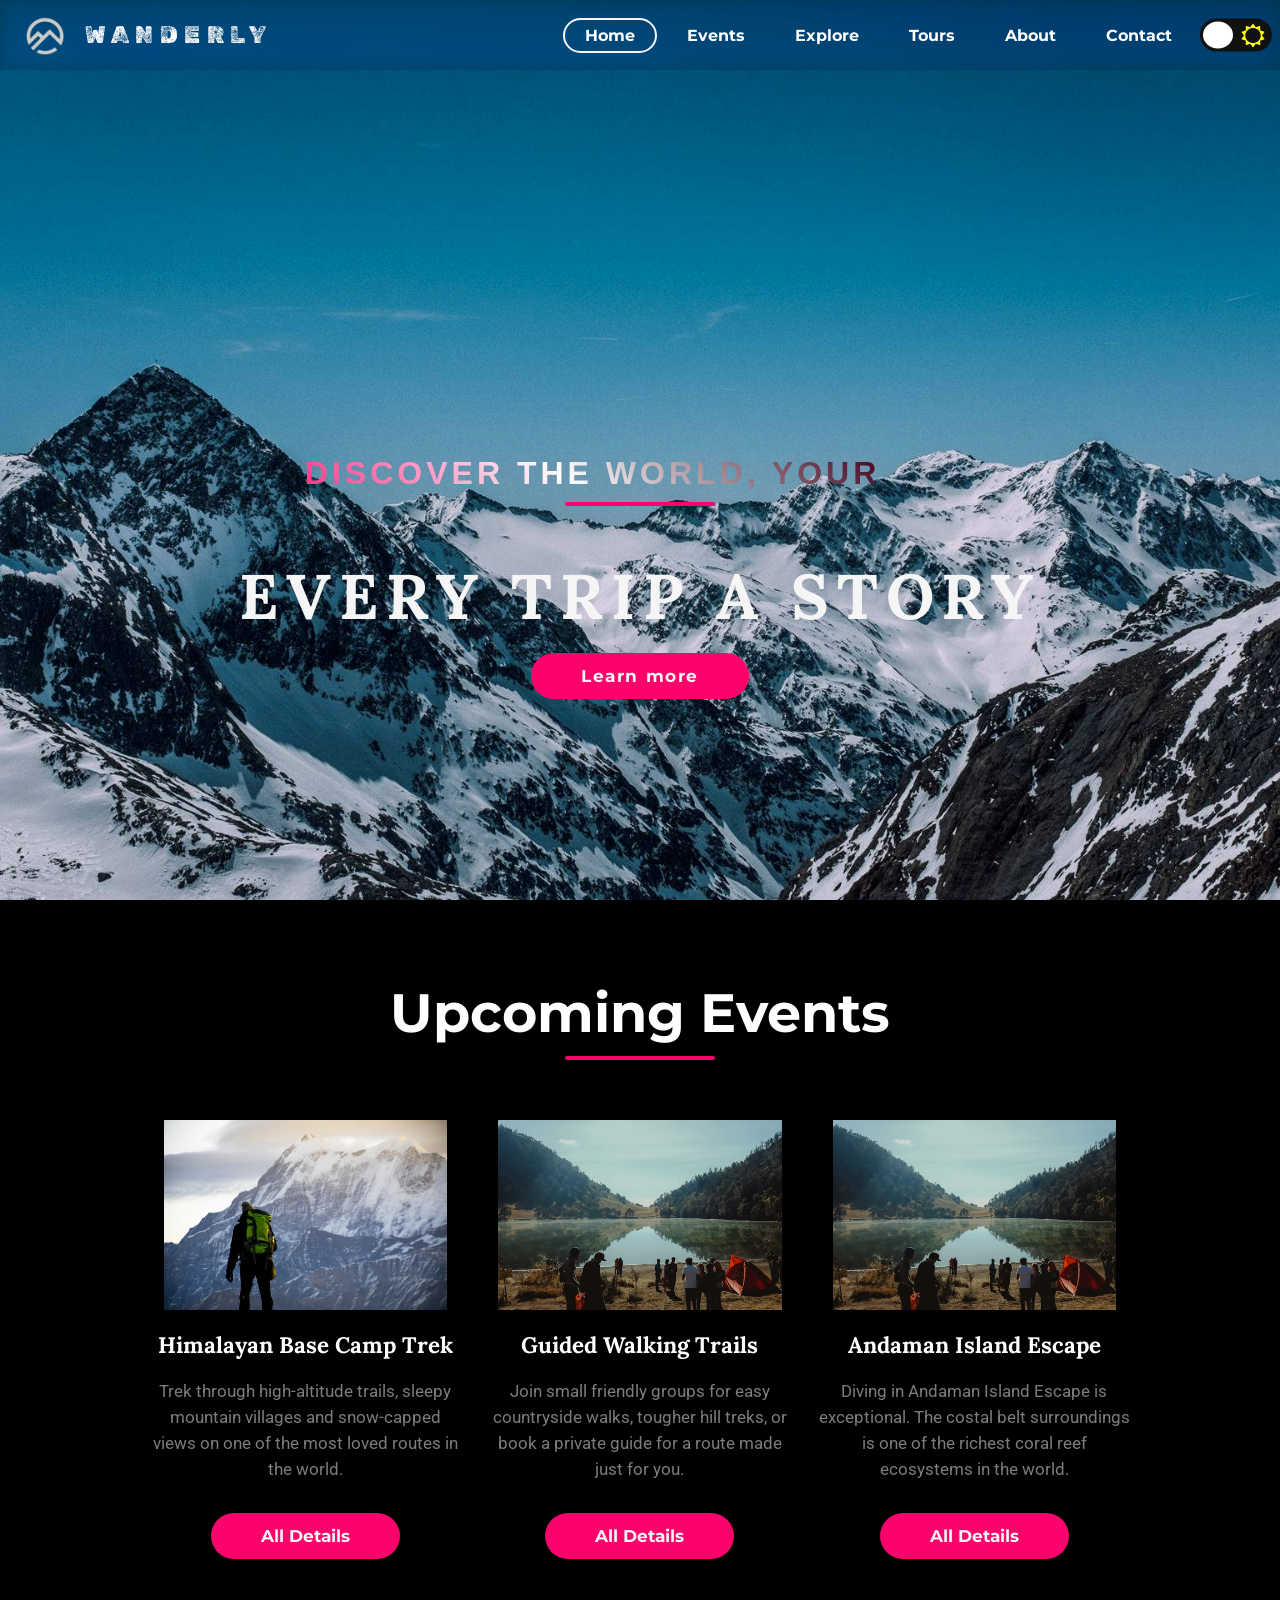
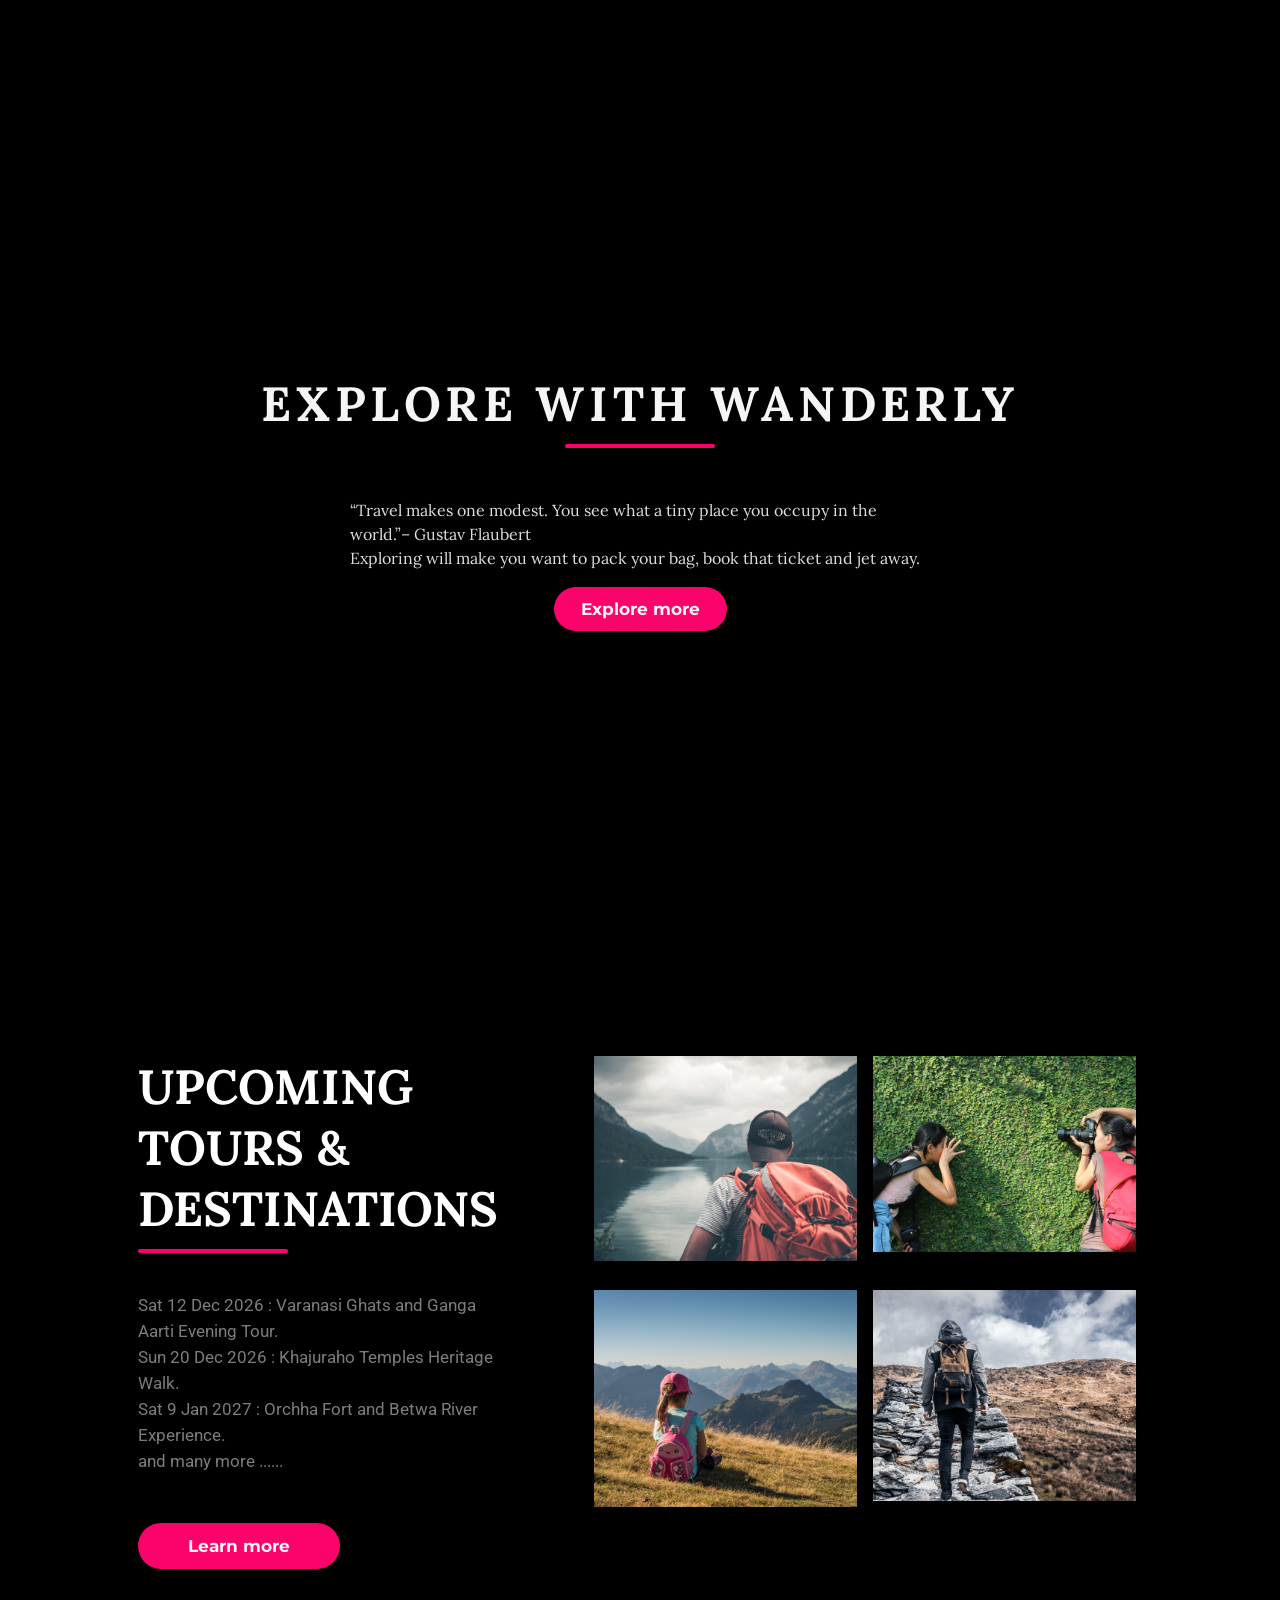
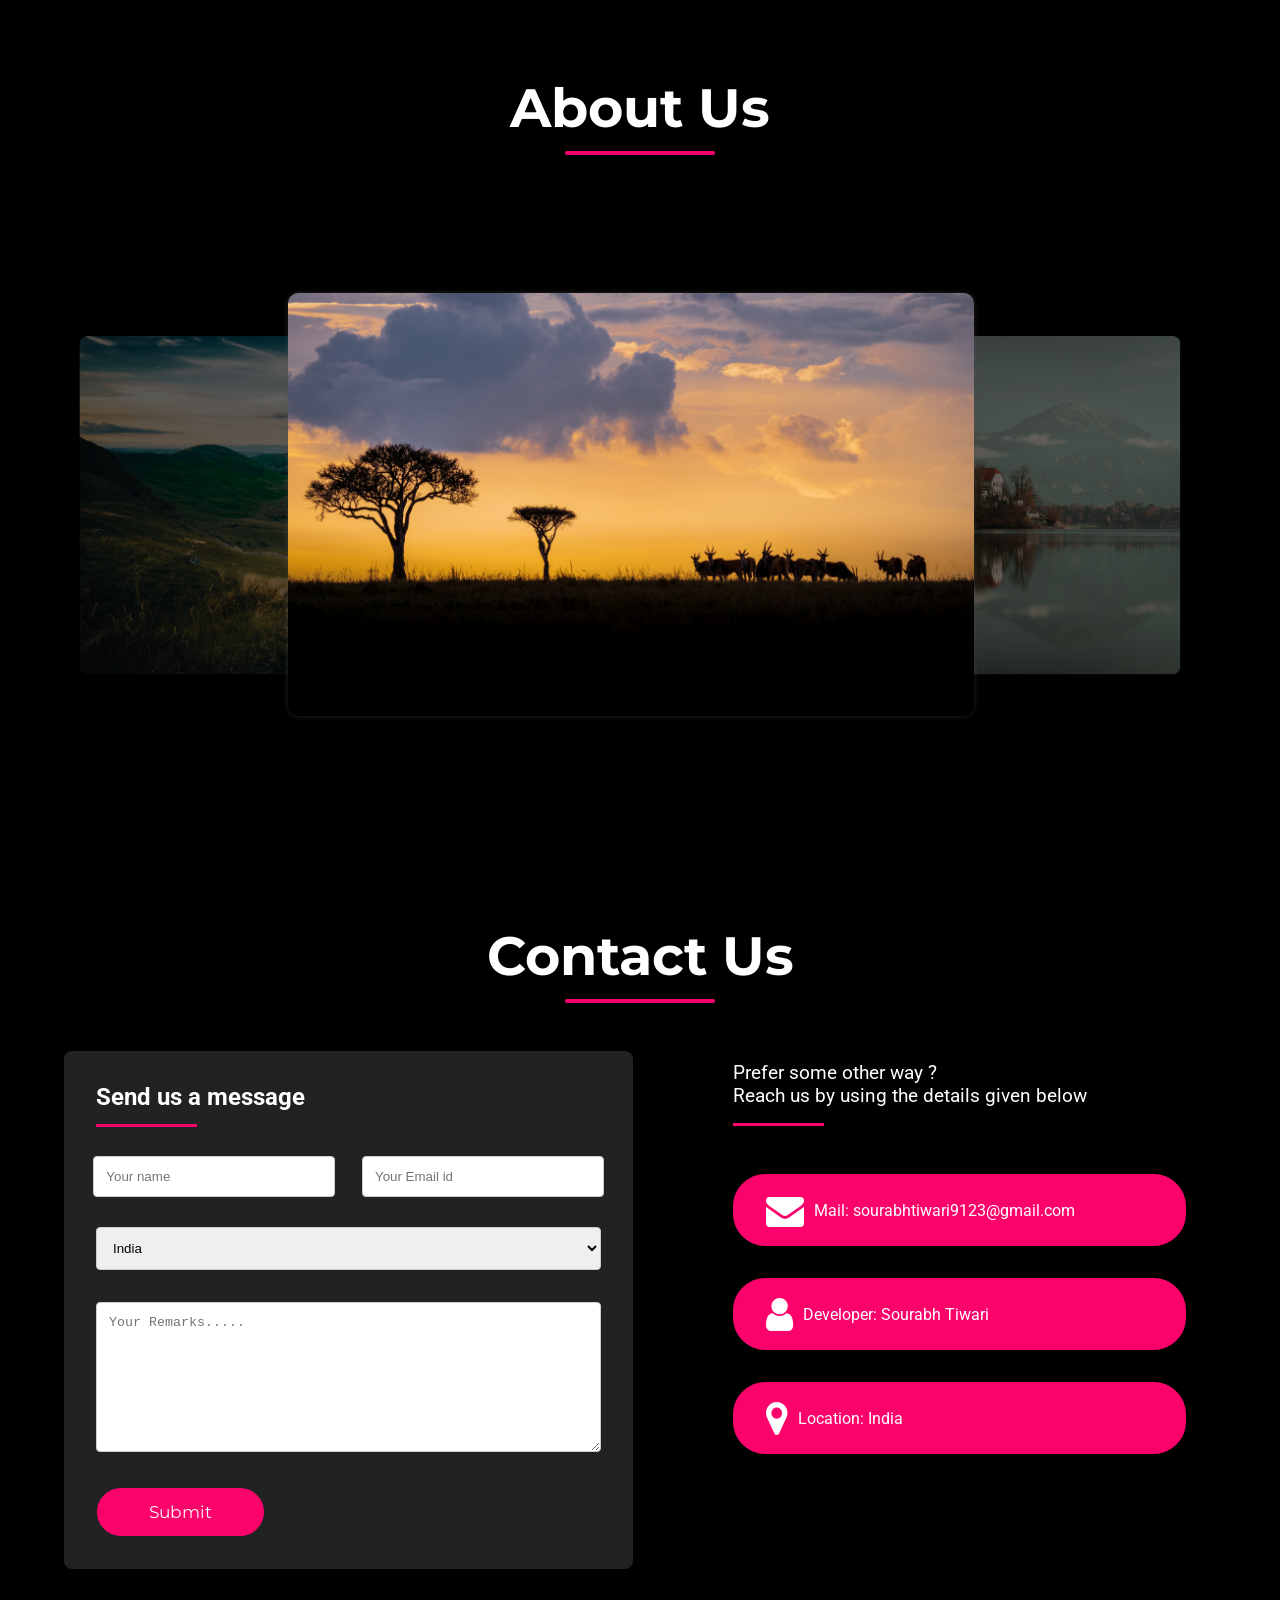
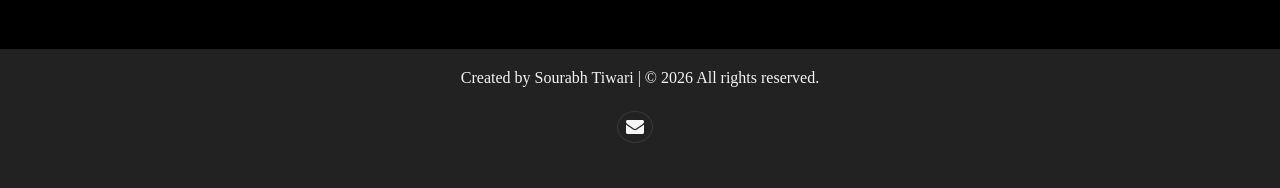
<file: wanderly-tourism-website/index.html>
<!DOCTYPE html>
<html lang="en">
    <head>
        <meta charset="UTF-8" />
        <meta http-equiv="X-UA-Compatible" content="IE=edge" />
        <meta name="viewport" content="width=device-width, initial-scale=1.0" />
        <title>Wanderly | Travel &amp; Tour Planner</title>
        <meta name="description" content="Wanderly - curated treks, beach getaways and guided tours. A tourism website built with HTML, CSS and JavaScript by Sourabh Tiwari." />
        <meta name="author" content="Sourabh Tiwari" />
        <link
            rel="stylesheet"
            href="https://cdnjs.cloudflare.com/ajax/libs/font-awesome/4.7.0/css/font-awesome.min.css"
        />
        <link rel="stylesheet" href="css/style.css" />
        <link rel="stylesheet" href="css/responsive.css" />
        <link
            rel="apple-touch-icon"
            sizes="180x180"
            href="img/apple-touch-icon.png"
        />
        <link
            rel="icon"
            type="image/png"
            sizes="32x32"
            href="img/favicon-32x32.png"
        />
        <link
            rel="icon"
            type="image/png"
            sizes="16x16"
            href="img/favicon-16x16.png"
        />
        <link rel="manifest" href="img/site.webmanifest" />
    </head>
    <body
        onload='if (window.location.href.substr(window.location.href.length - 6) == "#about") { introAboutLogoTransition(); }'
    >
        <!--navbar-->
        <nav class="navbar glass" style="height: 70px">
            <span
                ><a href="#home" style="display: flex; align-items: center"
                    ><img
                        class="img2"
                        src="./img/mountain.png"
                        width="40"
                        style="margin: -25px -10px -25px -20px"
                    />
                    <h1 class="logo">&nbsp;WANDERLY</h1></a
                ></span
            >
            <ul class="nav-links">
                <li>
                    <a href="#home" id="pri" class="active cir_border">Home</a>
                </li>
                <li><a href="#events" id="sec" class="cir_border">Events</a></li>
                <li>
                    <a href="#explore" id="tri" class="cir_border">Explore</a>
                </li>
                <li>
                    <a href="#tours" id="quad" class="cir_border">Tours</a>
                </li>
                <li><a href="#about" id="quint" class="cir_border">About</a></li>
                <li>
                    <a href="#contact" id="hept" class="cir_border">Contact</a>
                </li>
                <li>
                    <div>
                        <input
                            type="checkbox"
                            class="checkbox dark"
                            id="checkbox"
                        />
                        <label for="checkbox" class="label">
                            <i class="fa fa-moon-o"></i>
                            <i class="fa fa-sun-o"></i>
                            <div class="ball"></div>
                        </label>
                    </div>
                </li>
            </ul>
            <img src="./img/menu-btn.png" alt="" class="menu-btn" />
        </nav>
        <!--navbar-->

        <header id="home">
            <div class="header-content">
                <h2 id="quote">Discover the World, Your Way</h2>
                <div class="line"></div>
                <h1>EVERY TRIP A STORY</h1>
                <a
                    href="#about"
                    class="ctn"
                    onclick='removeall(); $("#quad").css("border", "2px solid whitesmoke"); $("#quad").css("border-radius", "20px");'
                    >Learn more</a
                >
            </div>
        </header>

        <!--Events-->
        <section class="events" id="events">
            <div class="container">
                <div class="title">
                    <h1 class="dark">Upcoming Events</h1>
                    <div class="line"></div>
                </div>
                <div class="row">
                    <article class="card col">
                        <img class="card-img" src="./img/img1.jfif" />
                        <h4 class="dark">Himalayan Base Camp Trek</h4>
                        <p class="font-color">
                            Trek through high-altitude trails, sleepy mountain
                            villages and snow-capped views on one of the most
                            loved routes in the world.
                        </p>
                        <a href="#" class="ctn">All Details</a>
                    </article>
                    <article class="card col">
                        <img src="./img/img2.jfif" />
                        <h4 class="dark">Guided Walking Trails</h4>
                        <p class="font-color">
                            Join small friendly groups for easy countryside walks,
                            tougher hill treks, or book a private guide for a
                            route made just for you.
                        </p>
                        <a href="#" class="ctn">All Details</a>
                    </article>
                    <article class="card col">
                        <img src="./img/img2.jfif" />
                        <h4 class="dark">Andaman Island Escape</h4>
                        <p class="font-color">
                            Diving in Andaman Island Escape is exceptional. The costal
                            belt surroundings is one of the richest coral reef
                            ecosystems in the world.
                        </p>
                        <a href="#" class="ctn">All Details</a>
                    </article>
                </div>
            </div>
        </section>
        <!--Events-->

        <!--Explore-->
        <section class="explore" id="explore">
            <div class="explore-content">
                <h1>EXPLORE WITH WANDERLY</h1>
                <div class="line"></div>
                <p>
                    “Travel makes one modest. You see what a tiny place you
                    occupy in the world.”– Gustav Flaubert <br />Exploring will
                    make you want to pack your bag, book that ticket and jet
                    away.
                </p>
                <a href="#" class="ctn">Explore more</a>
            </div>
        </section>
        <!--Explore-->

        <!--tours-->
        <section class="tours" id="tours">
            <div class="container row">
                <div class="col content-col">
                    <h1 class="font-color">UPCOMING TOURS &amp; DESTINATIONS</h1>
                    <div class="line"></div>
                    <p>
                        Sat 12 Dec 2026 : Varanasi Ghats and Ganga Aarti Evening Tour.
                        <br />
                        Sun 20 Dec 2026 : Khajuraho Temples Heritage Walk.<br />
                        Sat 9 Jan 2027 : Orchha Fort and Betwa River Experience.
                        <br />
                        and many more ......
                    </p>
                    <a href="#" class="ctn">Learn more</a>
                </div>
                <div class="image-col">
                    <div class="image-gallery">
                        <img src="./img/img3.png" alt="" />
                        <img src="./img/img4.png" alt="" />
                        <img src="./img/img5.png" alt="" />
                        <img src="./img/img6.png" alt="" />
                    </div>
                </div>
            </div>
            <br /><br /><br /><br />
        </section>
        <!--tours-->

        <!-- About -->
        <section id="about">
            <div class="title">
                <h1 class="font-color">About Us</h1>
                <div class="line"></div>
            </div>
            <br />
            <div id="about_us">
                <div class="boxx">
                    <div class="containerx">
                        <input type="radio" name="slider" id="item-1" checked />
                        <input type="radio" name="slider" id="item-2" />
                        <input type="radio" name="slider" id="item-3" />
                        <div class="cards">
                            <label class="cardt" for="item-1" id="col-img-1">
                                <img src="./img/carousel-img4.jpg" />
                            </label>
                            <label class="cardt" for="item-2" id="col-img-2">
                                <img src="./img/carousel-img5.jpg" />
                            </label>
                            <label class="cardt" for="item-3" id="col-img-3">
                                <img src="./img/carousel-img6.jpg" />
                            </label>
                            
                        </div>
                    </div>
                    <span id="about-quad"
                        ><a href="#home"
                            ><center>
                                <h1
                                    style="
                                        font-family: var(--ff-montserrat);
                                        color: white;
                                    "
                                >
                                    Find that
                                </h1>
                                <br />
                                <img
                                    class="img2"
                                    src="./img/mountain_dark.jpg"
                                    width="200"
                                    style="border-radius: 12%"
                                />
                                <br />
                                <h1 class="logo" style="font-size: 50px">
                                    WANDERLY
                                </h1>
                            </center>
                        </a>
                    </span>
                </div>
            </div>
        </section>
        <!-- About -->

        

        <!-- contact -->
        <section id="contact">
            <div class="title">
                <h1 class="font-color">Contact Us</h1>
                <div class="line"></div>
            </div>
            <div class="contact_us">
                <form class="cform" action="mailto:sourabhtiwari9123@gmail.com" method="post" enctype="text/plain">
                    <div class="crow-message">
                        <h1 class="color">Send us a message</h1>
                        <div></div>
                    </div>
                    <div class="crow-in">
                        <input
                            type="text"
                            id="name"
                            name="name"
                            placeholder="Your name"
                        />
                        <input
                            type="text"
                            id="email"
                            name="email"
                            placeholder="Your Email id"
                        />
                    </div>
                    <div class="crow">
                        <div class="ccol-left">
                            <select name="country" id="country">
                                <option value="India">India</option>
                                <option value="Russia">Russia</option>
                                <option value="usa">USA</option>
                                <option value="Japan">Japan</option>
                                <option value="France">France</option>
                                <option value="Brazil">Brazil</option>
                            </select>
                        </div>
                    </div>
                    <div class="crow">
                        <div class="ccol-left">
                            <textarea
                                type="text"
                                id="remarks"
                                name="remarks"
                                placeholder="Your Remarks....."
                                style="height: 150px"
                            ></textarea>
                        </div>
                    </div>
                    <input class="crow-s" type="submit" value="Submit" />
                </form>
                <div class="cbox">
                    <div>
                        <p class="cbox-message">
                            Prefer some other way ?<br />Reach us by using the
                            details given below
                        </p>
                        <div class="cbox-line"></div>
                    </div>
                    <div class="c_boxx">
                        <a href="mailto:sourabhtiwari9123@gmail.com"
                            ><i class="fa fa-envelope"></i>
                            Mail: sourabhtiwari9123@gmail.com
                        </a>
                    </div>
                    <div class="c_boxx">
                        <a href="#"
                            ><i class="fa fa-user"></i>
                            Developer: Sourabh Tiwari
                        </a>
                    </div>
                    <div class="c_boxx">
                        <a href="#"
                            ><i class="fa fa-map-marker"></i>
                            Location: India
                        </a>
                    </div>
                </div>
            </div>
        </section>
        <!-- contact  -->
        <!-- up scroll -->
        <i class="arrow"  onclick="topFunction()" id="upbtn"></i>
        <!-- end -->
        <!--footer-->
        <section class="footer">
            <span
                >Created by Sourabh Tiwari | &#169; 2026 All rights
                reserved.</span
            >
            <div class="social">
                <li>
                    <a
                        href="mailto:sourabhtiwari9123@gmail.com"
                        aria-label="Email Sourabh Tiwari"
                        ><i class="fa fa-envelope"></i
                    ></a>
                </li>
            </div>
        </section>
        <!--footer-->

        <script>
            const menuBtn = document.querySelector(".menu-btn");
            const navlinks = document.querySelector(".nav-links");

            menuBtn.addEventListener("click", () => {
                navlinks.classList.toggle("mobile-menu");
            });
        </script>
        <script src="https://code.jquery.com/jquery-3.6.0.js"></script>
        <script src="js/script.js"></script>
    </body>
</html>
</file>
<file: wanderly-tourism-website/css/style.css>
/* Google fonts */

@import url("https://fonts.googleapis.com/css2?family=Lora:wght@400;700&family=Montserrat:wght@400;800&family=Parisienne&family=Roboto&family=Teko:wght@300&display=swap");
@import url("https://fonts.googleapis.com/css2?family=Rubik+Dirt&display=swap");


/* Root element (aka html) */
:root {
  box-sizing: border-box;
  scroll-behavior: smooth;

  /* CSS Variables */
  /* Fonts */
  --ff-parisienne: "Parisienne", cursive;
  --ff-montserrat: "Montserrat", sans-serif;
  --ff-lora: "Lora", serif;
  --ff-roboto: "Roboto", sans-serif;
  --ff-rubik-dirt: "Rubik Dirt", cursive;
  --fs-paragraphs: calc(0.8rem + 0.35vw);
  --fs-links-btns: calc(0.65rem + 0.5vw);
}

/* Global */
*,
*::before,
*::after {
  margin: 0;
  padding: 0;
  box-sizing: inherit;
}

img {
  max-width: 100%;
  display: block;
}


a {
  text-decoration: none;
}

ul {
  list-style: none;
}

span {
  color: #7c7c7c;
  padding: 0px 40px;
}

/* .active {
  color: #fc036b;
  border-radius: 20px;
  background: whitesmoke;
  font-weight: bold;
} */

body,
html {
  overflow-x: hidden;
  box-sizing: border-box;
}

.container {
  width: 98%;
  max-width: 91rem;
  margin: 0 auto;
}

/*scrollbar*/

::-webkit-scrollbar {
  width: 10px;
}

::-webkit-scrollbar-thumb {
  background: gray;
  border-radius: 10px;
}

/* Navbar */

.navbar {
  position: fixed;
  top: 0;
  left: 0;
  background: rgba(0, 0, 0, 0.2);
  backdrop-filter: saturate(180%) blur(10px);
  display: flex;
  width: 100%;
  justify-content: space-between;
  align-items: center;
  padding: 12px 5px;
  z-index: 10;
  color: whitesmoke;
}

.logo {
  font-family: var(--ff-rubik-dirt);
  font-size: 1.5rem;
  text-transform: uppercase;
  letter-spacing: 0.4rem;
  padding: 0 1.2rem;
  font-weight: 300;
  color: rgb(254, 252, 252); 
  
  
}



.nav-links {
  display: flex;
  align-items: center;
}

.nav-links li {
  font-family: var(--ff-montserrat);
  margin: 0px 15px;
}

.nav-links li a {
  color: white;
  cursor: pointer;
}

.cir_border {
  padding: 6px 20px;
  font-weight: bold;
  border: 2px hidden whitesmoke;
  border-radius: 20px;
  margin: 0px -10px;
}

header {
  width: 100vw;
  height: 100vh;
  background-image: url("../img/bg.png");
  background-position: bottom;
  background-attachment: fixed;
  background-size: cover;
  display: flex;
  align-items: end;
  justify-content: center;
}

.header-content {
  font-family: var(--ff-lora);
  letter-spacing: 0.5rem;
  color: whitesmoke;
  text-align: center;
  z-index: 1;
  padding: 4rem;
  margin-bottom: 150px;
}

.header-content a {
  letter-spacing: 0.1rem;
}

.header-content h2 {
  font-size: 4vmin;
}

.line {
  width: 150px;
  height: 4px;
  background: #fc036b;
  margin: 10px auto;
  border-radius: 5px;
}

.header-content h1 {
  font-size: 7vmin;
  margin-top: 50px;
  margin-bottom: 30px;
}

.ctn {
  font-family: var(--ff-montserrat);
  font-size: var(--fs-links-btns);
  font-weight: 700;
  padding: 13px 50px;
  background: #fc036b;
  border-radius: 30px;
  color: whitesmoke;
}

.menu-btn {
  position: absolute;
  top: 30px;
  right: 30px;
  width: 40px;
  cursor: pointer;
  display: none;
}

/* Events */
section {
  width: 80%;
  margin: 80px auto;
}

.title {
  text-align: center;
  font-family: var(--ff-montserrat);
  font-size: 4vmin;
}

.row {
  display: flex;
  width: 100%;
  justify-content: space-between;
  align-items: center;
}

.card {
  cursor: pointer;
  height :400px
}

.row .col {
  display: flex;
  flex-direction: column;
  align-items: center;
  margin: 10px;
  height: 450px;
}

.row .col img {
  width: 90%;
}

.events .row {
  margin-top: 50px;
}

.col > h4 {
  font-size: calc(1rem + 0.5vw);
  margin: 20px auto;
  font-family: var(--ff-lora);
}

.col p {
  color: #7c7c7c;
  padding: 0px 40px;
  font-size: var(--fs-paragraphs);
  font-family: var(--ff-roboto);
}

.col > p {
  color: #7c7c7c;
  padding: 0;
  line-height: 1.5;
  text-align: center;
  max-width: 35ch;
}

.events .ctn {
  margin-top: 30px;
}

/* explore */
.explore {
  width: 100%;
  height: 100vh;
  background-image: url(../img/bg2.png);
  background-attachment: fixed;
  background-position: center;
  background-size: cover;
  background-repeat: no-repeat;
  display: flex;
  align-items: center;
}

.explore-content {
  font-family: var(--ff-lora);
  color: whitesmoke;
  display: flex;
  align-items: center;
  flex-direction: column;
  margin-left: 8rem;
  position: relative;
  z-index: 1;
  padding: 2rem 17px;
  margin: auto;
}

.explore-content::after {
  content: "";
  position: absolute;
  inset: 0;
  z-index: -1;
  display: block;
  background: rgba(0, 0, 0, 0.2);
  backdrop-filter: blur(2.5px);
  border-radius: 0.5rem;
}

.explore-content h1 {
  /* width: 100%; */
  font-size: calc(2.2rem + 1vw);
  letter-spacing: 0.3rem;
  margin: auto;
}

.explore-content .line {
  margin-bottom: 50px;
}

.explore-content p {
  color: rgb(221, 221, 221);
  max-width: 65ch;
  line-height: 1.5;
  text-align: left;
  padding: 0px 35px;
}

.explore-content .ctn {
  margin: 17px auto;
  padding: 12px 27px;
}

/* tours */
.image-gallery {
  display: grid;
  gap: 1.8rem 1rem;
  grid-template-columns: repeat(2, 1fr);
  justify-content: center;
  padding: 1rem;
}

.tours .row {
  gap: 4rem;
}

.content-col {
  position: relative;
}

.content-col h1 {
  font-size: calc(2.2rem + 1vw);
  font-family: var(--ff-lora);
  max-width: 15.5ch;
}

.content-col .line {
  margin-left: 0;
}

.content-col p {
  padding: 0;
  margin: 30px 0;
  width: 100%;
  text-align: left;
  max-width: 40ch;
}

.content-col .ctn {
  position: absolute;
  left: 0;
  bottom: -14%;
}

/* about */
#about {
  width: 100%;
}

#about_us {
  background: url("../img/carousel-img2.jpg");
  width: 100%;
  height: 630px;
  background-repeat: no-repeat;
  background-size: cover;
  background-attachment: fixed;
  margin: 30px 0px 0px 0px;
}

#about_us div {
  padding: 10px;
  display: grid;
  align-items: center; 
  grid-template-columns: 2fr 1fr 1fr;
  column-gap: 5px;
  position: relative;
}


#about_us div span {
  margin: 0;
  position: absolute;
  top: 60%;
  opacity: 0;
  left: 80%;
  -ms-transform: translate(-50%, -50%);
  transform: translate(-50%, -50%);
  transition: 1s;
}

#about_us p {
  width: 43em;
  color: white;
  text-align: justify;
  padding-top: 14em;
  font-family: "Work Sans", sans-serif;
  margin-left: 6em;
}

#about_us p::first-letter {
  padding-left: 47px;
  font-size: 55px;
  color: #fc036b;
}

/* contact */
#contact {
  width: 90%;
}

.contact_us {
  margin-top: 3rem;
  display: flex;
  font-family: var(--ff-roboto);
}

form {
  width: 50%;
}

.cbox {
  width: 45%;
  margin-left: 70px;
  padding: 10px 30px;
}

.cbox-message {
  font-size: 1.2em;
  margin: 0;
}

.cbox-line {
  width: 20%;
  height: 0.2em;
  background-color: #fb036b;
  margin-bottom: 3em;
  margin-top: 1em;
}

.c_boxx a p {
  color: white;
  font-size: 1em;
  font-weight: 100;
  padding: 1rem;
  padding: 0px 40px;
}

.c_boxx a {
  padding: 1em;
  margin-bottom: 2em;
  padding-left: 2em;
  border: 0.1em solid #fc036b;
  background-color: #fc036b;
  color: white;
  display: flex;
  border-radius: 2em;
  align-items: center;
  border: #fc036b 0.1em solid;
  font-size: 1em;
}

.c_boxx a:hover {
  background-color: white;
  color: #fc036b;
  transition: all 0.5s ease;
}

.c_boxx i {
  font-size: 38px;
  margin-right: 10px;
  /* margin-left: 0.5em; */
}

input[type="text"],
select,
textarea {
  width: 100%;
  padding: 12px;
  border: 1px solid #ccc;
  border-radius: 4px;
  resize: vertical;
}

label {
  padding: 0px 0px 7px 6px;
  display: inline-block;
}

input[type="submit"] {
  background-color: #fc036b;
  color: whitesmoke;
  padding: 12px 50px;
  border: 2px solid #fc036b;
  border-radius: 100vmax;
  cursor: pointer;
  font-family: var(--ff-montserrat);
  font-size: var(--fs-links-btns);
}

input[type="submit"]:hover {
  background-color: whitesmoke;
  color: #fc036b;
}

.cform {
  background-color: #222;
  padding: 1em;
  border-radius: 0.5rem;
}

.ccol {
  float: left;
  width: 25%;
  margin-top: 6px;
}

.crow-in {
  width: 100%;
  display: flex;
  justify-content: space-between;
}

.crow-message {
  margin: 1rem;
}

.crow-message div {
  width: 20%;
  display: block;
  height: 1em;
  border-bottom: 3px solid #fc036b;
}

.ccol-left {
  margin: 1em;
}

.ccol {
  float: left;
  width: 100%;
  margin-top: 6px;
}

#name {
  width: 90%;
  margin: 1em;
}

#email {
  width: 90%;
  margin: 1em;
}

.crow:after,
.crow-s::after {
  content: "";
  display: table;
  clear: both;
}

.crow-s {
  margin: 1em;
  color: #fc036b;
}

/* footer */
.footer {
  width: 100%;
  min-height: 100px;
  padding: 20px 80px;
  margin: 0;
  background: #222;
  text-align: center;
}

.footer p {
  color: whitesmoke;
  margin: 20px auto;
  padding: 20px auto;
}

.footer span {
  display: block;
  color: whitesmoke;
  padding: 20px auto;
}

.social {
  width: 360px;
  margin: 30px auto;
}

.social li {
  list-style: none;
}

.social a {
  margin-right: 10px;
  font-size: 18px;
  background-color: transparent;
  border-radius: 50%;
  padding: 5px 8px;
  border: 1px solid rgba(255, 255, 255, 0.1);
}

.social a:hover {
  background-color: #fc036b;
}

.social i {
  display: inline;
  text-align: center;
  color: whitesmoke;
}

/* animations */
img {
  transition: transform 0.3s ease;
}

img:hover {
  transform: scale(1.1);
}

.cir_border:hover{
    color: #fc036b
}


.active {
  border: 2px solid whitesmoke;
  border-radius: 20px;
  color: #fc036b;
  cursor: pointer;
}

.ctn:hover {
  background: whitesmoke;
  color: #fc036b;
  box-shadow: 2px 2px 5px #00000056;
  cursor: pointer;
}

.nav-links .ctn:hover a {
  color: #fc036b;
}

body {
 background-color: black;
  color: white;
}

body.dark{
  background-color: white;
  color: black;
}

.checkbox {
  opacity: 0;
  position: absolute;
}

.label {
  width: 48px;
  height: 22px;
  background-color:#111;
  display: flex;
  border-radius:50px;
  align-items: center;
  justify-content: space-between;
  padding: 5px;
  position: relative;
  transform: scale(1.5);
}

.ball {
  width: 20px;
  height: 18px;
  background-color: white;
  position: absolute;
  top: 2px;
  left: 2px;
  border-radius: 50%;
  transition: transform 0.2s linear;
}

/*  target the elemenent after the label*/
.checkbox:checked + .label .ball{
  transform: translateX(24px);
}

.fa-moon-o {
  color: white;
}

.fa-sun-o {
  color: yellow;
}

.color{
  color:white;
}

/* scroll button */

.arrow {
  position: fixed; 
  z-index: 99;
  cursor: pointer; 
  padding: 15px; 
	width: 8vmin;
	height: 8vmin;
	box-sizing: border-box;
	left: 95%;
	top: 86%;
	transform: rotate(-45deg);
  
	
	&::before {
		content: '';
		width: 100%;
		height: 100%;
		border-width: .8vmin .8vmin 0 0;
		border-style: solid;
		border-color:  #fff;
		transition: .2s ease;
		display: block;
		transform-origin: 100% 0;
	}

	
	&:after {
		content: '';
		float: left;
		position: relative;
		top: -86%;
		width: 100%;
		height: 100%;
		border-width: 0 .8vmin 0 0;
		border-style: solid;
		border-color:  #fff;
		transform-origin: 100% 0;
		transition:.2s ease;
	}
	
	&:hover::after {
		transform: rotate(45deg);
		border-color:#fc036b;
		height: 120%;
	}
	&:hover::before {
		border-color:#fc036b;
		transform: scale(.8);
		
	}
	
}

/* Dark Mode Styles Scroll Button  */
.dark .arrow {
  &::before {
    border-color: black; 
  }

  &:after {
    border-color: black;
  }

  &:hover::after {
    border-color: #fc036b;
  }

  &:hover::before {
    border-color: #fc036b;
  }
}


#quote {
  position: relative;
  font-family: sans-serif;
  text-transform: uppercase;
  font-size: 2em;
  letter-spacing: 4px;
  overflow: hidden;
  background: linear-gradient(45deg, #fc036b, #fff, #41031d);
  background-repeat: no-repeat;
  background-size: 80%;
  animation: animate 8s linear infinite;
  -webkit-background-clip: text;
  -webkit-text-fill-color: rgba(255, 255, 255, 0);
}

@keyframes animate {
  0% {
    background-position: -500%;
  }
  100% {
    background-position: 500%;
  }
}


/* carousel */

@import url("https://fonts.googleapis.com/css?family=DM+Sans:400,500,700&display=swap");


input[type=radio] {
  display: none;
}

.cardt {
  position: absolute;
  width: 60%;
  height: 100%;
  left: 5vw;
  right: 0;
  top: 14%;
  margin: auto;
  transition: transform .4s ease;
  cursor: pointer;
}

.containerx {
  width: 100%;
  height: 50vh;
  transform-style: preserve-3d;
}

.cards {
  position: relative;
  width: 100vh;
  height: 100%;
}

.cards label img {
  width: 100%;
  height: 100%;
  border-radius: 10px;
  object-fit: cover;
}

#item-1:checked ~ .cards #col-img-3, #item-2:checked ~ .cards #col-img-1, #item-3:checked ~ .cards #col-img-2 {
  transform: translatex(-40%) scale(.8);
  opacity: .4;
  z-index: 0;
}

#item-1:checked ~ .cards #col-img-2, #item-2:checked ~ .cards #col-img-3, #item-3:checked ~ .cards #col-img-1 {
  transform: translatex(40%) scale(.8);
  opacity: .4;
  z-index: 0;
}

#item-1:checked ~ .cards #col-img-1, #item-2:checked ~ .cards #col-img-2, #item-3:checked ~ .cards #col-img-3 {
  transform: translatex(0) scale(1);
  opacity: 1;
  z-index: 1;
  
  img {
    box-shadow: 0px 0px 5px 0px rgba(81, 81, 81, 0.47);
  }
}

#item-2:checked ~ .player #test {
  transform: translateY(0);
}

#item-2:checked ~ .player #test  {
  transform: translateY(-40px);
}

#item-3:checked ~ .player #test  {
  transform: translateY(-80px);
}

/* end */
</file>
<file: wanderly-tourism-website/css/responsive.css>
/* mobile responsiveness design */
@media screen and (max-width: 990px) {
  .contact_us {
    flex-direction: column;
    width: 100%;
  }
  form,
  .cbox {
    margin: auto;
    margin-bottom: 30px;
  }
}
@media screen and (max-width: 1130px) {
  .menu-btn {
    display: block;
  }

  .navbar {
    padding: 45px;
  }

  .logo {
    position: absolute;
    top: 30px;
    left: 15px;
  }

  .nav-links {
    flex-direction: column;
    width: 100%;
    height: 100vh;
    justify-content: center;
    background: #484872;
    margin-top: -900px;
    transition: all 0.5s ease;
  }

  .mobile-menu {
    margin-top: 602px;
    border-bottom-right-radius: 30%;
  }

  .nav-links li {
    margin: 30px auto;
  }
}

@media screen and (max-width: 1440px) {
	 .containerx {
	  top: 40%;
	  bottom: 40%;
	  transform-style: preserve-3d;
	}
	
	#about_us div {
		padding: 10px;
		display: block;
		align-items: normal;
	}
	
	.cards {
		position: relative;
		width: 90vw;
		height: 100%;
	}
	
	#about-quad {
		display: none;
	}
}

@media only screen and (max-width: 850px) {
  /*events*/
  .row {
    flex-direction: column;
  }

  .row .col {
    margin: 20px auto;
  }

  .col img {
    max-width: 90%;
  }

  /*explore*/
  .explore-content {
    width: 100%;
  }

  /*tours*/
  .tours {
    width: 100%;
  }

  /*footer*/
  .footer {
    padding: 10px;
  }
  .content-col {
    width: 100%;
  }
  #about_us p {
    width: 70%;
  }
}

@media screen and (max-width: 770px) {
  #about_us p {
    width: 85%;
    padding-top: 7em;
    margin: auto;
  }
  form,
  .cbox {
    width: 90%;
  }
  .ctn {
    margin: auto;
  }

  .explore-content {
    margin: 0 auto;
    text-align: center;
    width: 80%;
  }

  .explore-content .ctn {
    margin: 40px auto;
  }
}
@media screen and (max-width: 600px) {
  #about_us p {
    margin: auto;
  }
}
@media screen and (max-width: 470px) {
  .ctn {
    padding: 13px 25px;
  }
  .c_boxx a p {
    font-size: 17.5px;
  }
}
@media screen and (max-width: 400px) {
  .ctn {
    padding: 13px 25px;
  }
  .c_boxx a p {
    font-size: 16px;
  }
}

@media (max-width: 850px) {
  .content-col {
    text-align: center;
  }
  .content-col .line {
    margin: 0.5rem auto;
  }
  .content-col .ctn {
    margin: 0 auto;
    position: inherit;
  }
  .content-col p {
    max-width: 75%;
    text-align: justify;
  }
}
</file>
